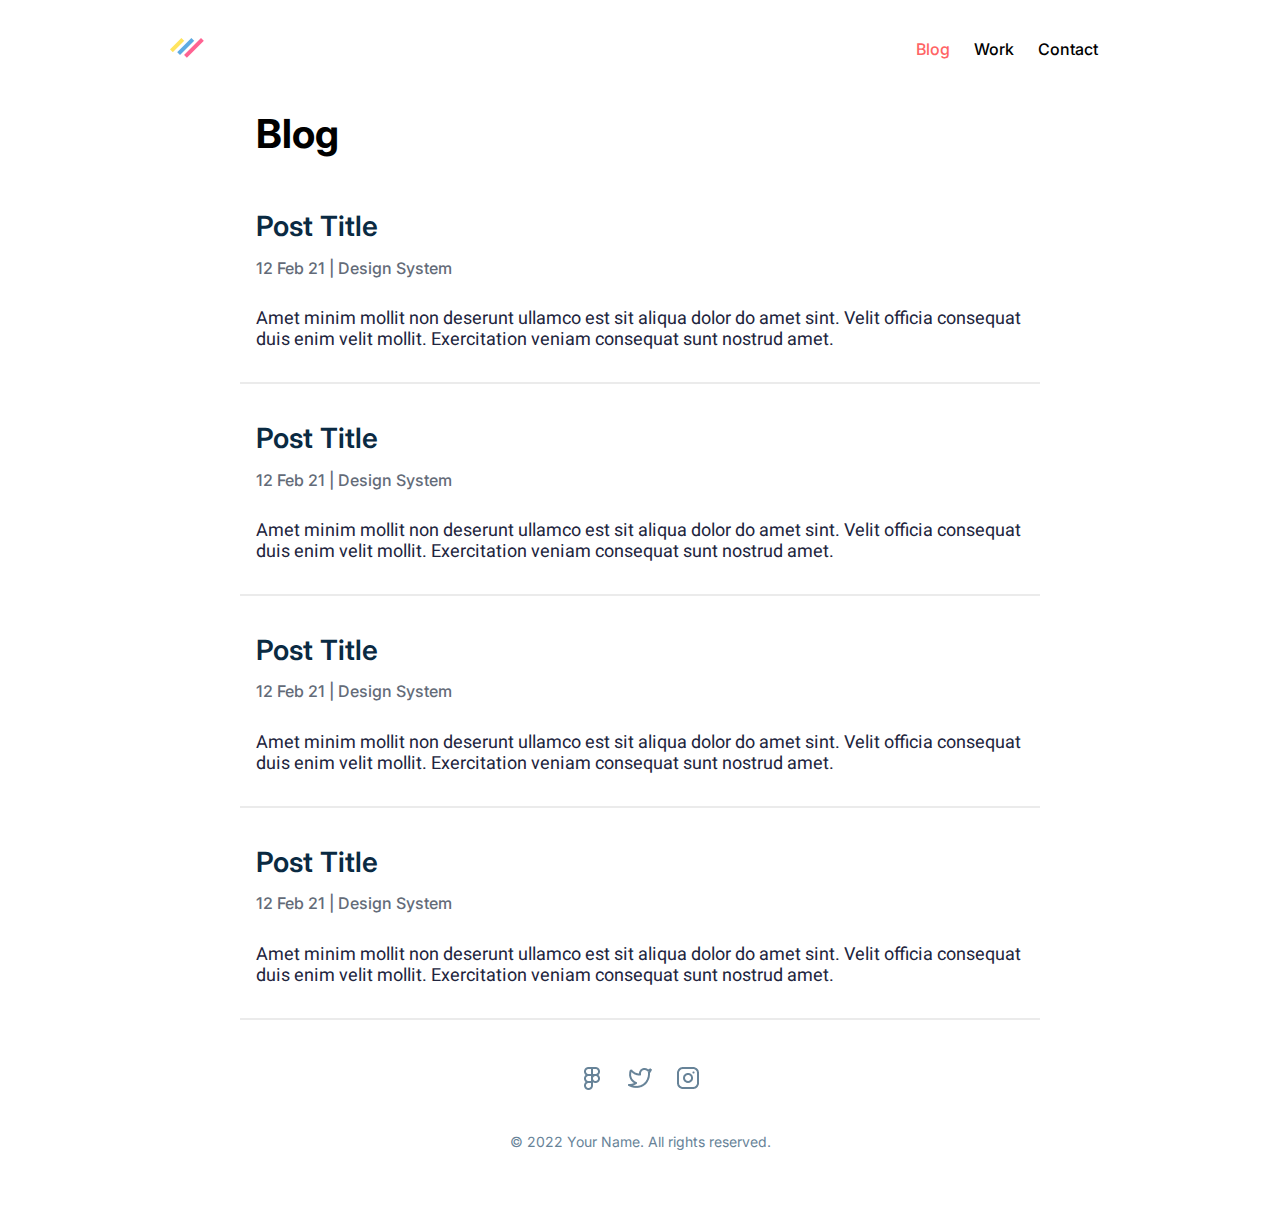
<file: index.html>
<!DOCTYPE html>
<html lang="en">
<head>
    <meta charset="UTF-8">
    <meta http-equiv="X-UA-Compatible" content="IE=edge">
    <meta name="viewport" content="width=device-width, initial-scale=1.0">
    <title>Blog</title>
    <link rel="preconnect" href="https://fonts.googleapis.com">
    <link rel="preconnect" href="https://fonts.gstatic.com" crossorigin>
    <link href="https://fonts.googleapis.com/css2?family=Heebo&family=Inter:wght@400;500;600;700&display=swap" rel="stylesheet">
    <link rel="stylesheet" href="./css/normalize.css">
    <link rel="stylesheet" href="./css/var.css">
    <link rel="stylesheet" href="./css/header.css">
    <link rel="stylesheet" href="./css/footer.css">
    <link rel="stylesheet" href="./css/blog.css">
</head>
<body>

   <!--Header-->
   <header class="header">
        <a href="./home.html" class="logo"><img src="./images/logo.png" alt="logo" class="logo-img" width="34" height="34"></a>
        <nav>
            <ul class="lists footer-logos">
                <li class="footer-logo">
                    <a href="./index.html" class="menu-link"><span class="span-header">Blog</span></a>
                </li>
                <li class="footer-logo">
                    <a href="./work.html" class="menu-link">Work</a>
                </li>
                <li class="footer-logo">
                    <a href="" class="menu-link">Contact</a>
                </li>
            </ul>
        </nav>
    </header>

   <!--Main-->
    <main>
        <section>
            <div class="container">
                <div class="title-container">
                <h2 class="title">Blog</h2>
                </div>
                <ul class="lists post-list">
                    <li class="list post-item">
                      <article class="post">
                           <h3 class="post-title">Post Title</h3>
                            <p class="post-sub-title">12 Feb 21   |   Design System</p>
                            <p class="post-text">Amet minim mollit non deserunt ullamco est sit aliqua dolor do amet sint. Velit officia consequat duis enim velit mollit. Exercitation veniam consequat sunt nostrud amet.</p>
                       </article>
                    </li>
                    <li class="list post-item">
                        <article class="post">
                            <h3 class="post-title">Post Title</h3>
                             <p class="post-sub-title">12 Feb 21   |   Design System</p>
                             <p class="post-text">Amet minim mollit non deserunt ullamco est sit aliqua dolor do amet sint. Velit officia consequat duis enim velit mollit. Exercitation veniam consequat sunt nostrud amet.</p>
                        </article>
                    </li>
                    <li class="list post-item">
                        <article class="post">
                             <h3 class="post-title">Post Title</h3>
                              <p class="post-sub-title">12 Feb 21   |   Design System</p>
                              <p class="post-text">Amet minim mollit non deserunt ullamco est sit aliqua dolor do amet sint. Velit officia consequat duis enim velit mollit. Exercitation veniam consequat sunt nostrud amet.</p>
                         </article>
                      </li>
                      <li class="list post-item">
                        <article class="post">
                             <h3 class="post-title">Post Title</h3>
                              <p class="post-sub-title">12 Feb 21   |   Design System</p>
                              <p class="post-text">Amet minim mollit non deserunt ullamco est sit aliqua dolor do amet sint. Velit officia consequat duis enim velit mollit. Exercitation veniam consequat sunt nostrud amet.</p>
                         </article>
                      </li>
                </ul>
            </div>
        </section>
    </main>

   <!--Footer-->
   <footer class="footer">
    <ul class="lists footer-logos">
        <li class="footer-logo">
            <a href="https://www.figma.com" target="_blank">
                <img src="./images/figma.png" alt="figma">
            </a>
        </li>
        <li class="footer-logo">
            <a href="https://www.twitter.com/" target="_blank">
                <img src="./images/twitter.png" alt="twitter">
            </a>
        </li>
        <li class="footer-logo">
            <a href="https://www.instagram.com/" target="_blank">
                <img src="./images/instagram.png" alt="instagram">
            </a>
        </li>
    </ul>
    <p class="copyright">© 2022 Your Name. All rights reserved.</p>
</footer>
</body>
</html>
</file>
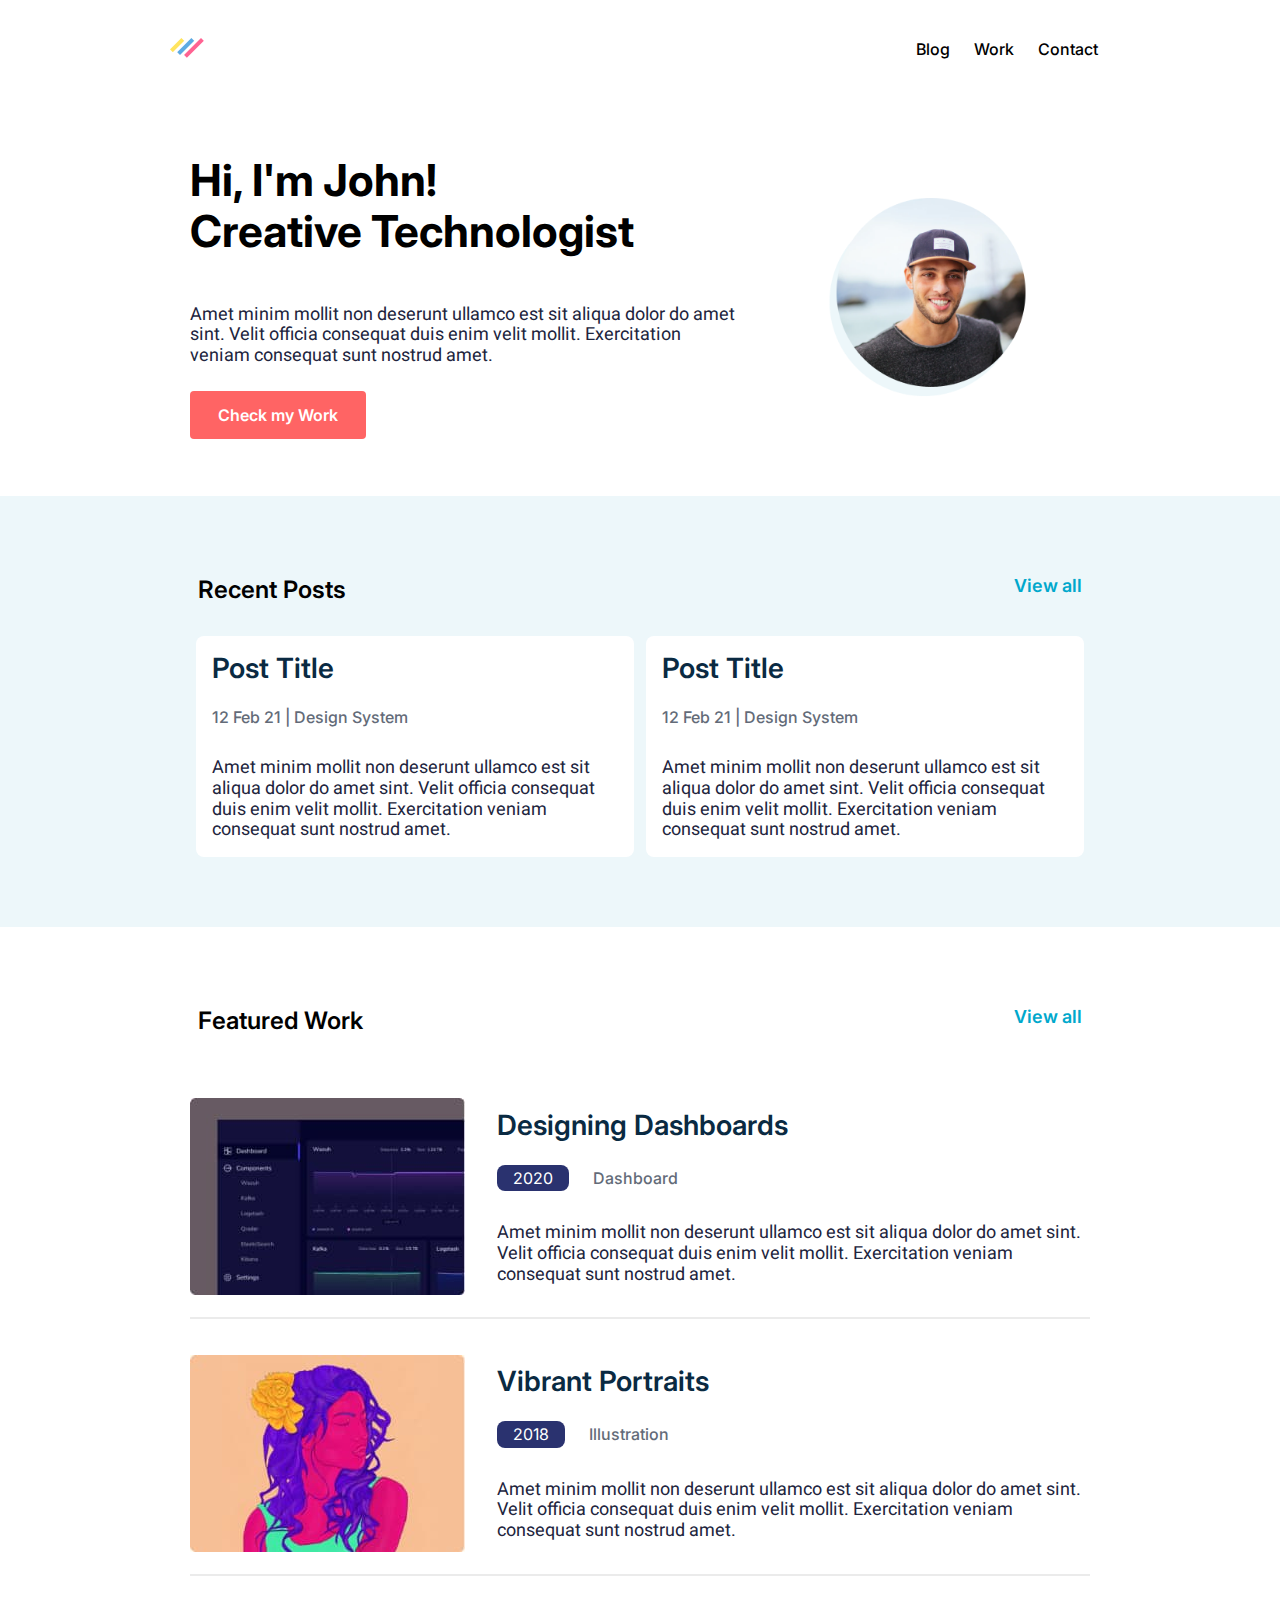
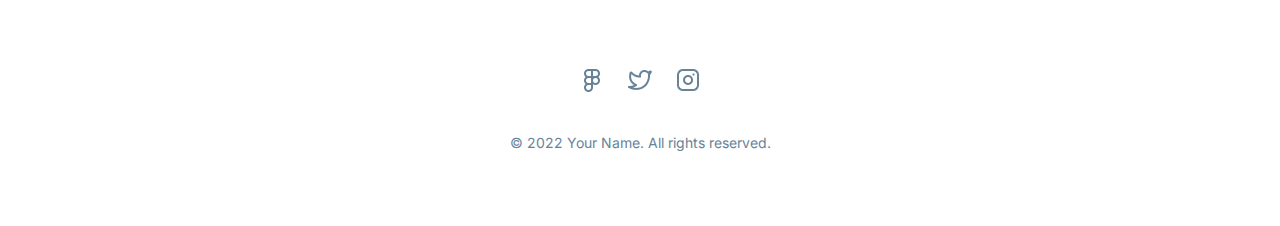
<file: home.html>
<!DOCTYPE html>
<html lang="en">
<head>
    <meta charset="UTF-8">
    <meta http-equiv="X-UA-Compatible" content="IE=edge">
    <meta name="viewport" content="width=device-width, initial-scale=1.0">
    <title>Home</title>
    <link rel="preconnect" href="https://fonts.googleapis.com">
    <link rel="preconnect" href="https://fonts.gstatic.com" crossorigin>
    <link href="https://fonts.googleapis.com/css2?family=Heebo&family=Inter:wght@400;500;600;700&display=swap" rel="stylesheet">
    <link rel="stylesheet" href="./css/normalize.css">
    <link rel="stylesheet" href="./css/var.css">
    <link rel="stylesheet" href="./css/header.css">
    <link rel="stylesheet" href="./css/footer.css">
    <link rel="stylesheet" href="./css/home.css">
</head>
<body>

<!--Header-->
    <header class="header">
        <a href="./home.html" class="logo"><img src="./images/logo.png" alt="logo" class="logo-img" width="34" height="34"></a>
        <nav>
            <ul class="lists footer-logos">
                <li class="footer-logo">
                    <a href="./index.html" class="menu-link">Blog</a>
                </li>
                <li class="footer-logo">
                    <a href="./work.html" class="menu-link">Work</a>
                </li>
                <li class="footer-logo">
                    <a href="" class="menu-link">Contact</a>
                </li>
            </ul>
        </nav>
    </header>

<!--Main-->
    <main > 

        <!--Section hero-->
        <section class="hero">
            <div class="container">
                <div class="hero-container">
                    <div class="hero-contents">
                        <h1 class="hero-litle">Hi, I'm John! <span class="hero-span">Creative Technologist</span></h1>
                        <p class="hero-text">Amet minim mollit non deserunt ullamco est sit aliqua dolor do amet sint. Velit officia consequat duis enim velit mollit. Exercitation veniam consequat sunt nostrud amet.</p>
                        <button class="hero-btn">Check my Work</button>
                    </div>
                        <img src="./images/profile.png" alt="profile" class="photo" width="255">
                </div>
            </div>
        </section>

 <!--Section Recent Posts-->
        <section class="posts">
            <div class="container">
                <div class="title-container">
                    <h2 class="title">Recent Posts</h2>
                    <a href="./index.html" class="link">View all</a>
                </div>
                    <ul class="lists post-list">
                        <li class="list">
                         <article class="post">
                           <h3 class="post-title">Post Title</h3>
                            <p class="post-sub-title">12 Feb 21   |   Design System</p>
                            <p class="post-text">Amet minim mollit non deserunt ullamco est sit aliqua dolor do amet sint. Velit officia consequat duis enim velit mollit. Exercitation veniam consequat sunt nostrud amet.</p>
                       </article>
                    </li>
                    <li class="list">
                        <article class="post">
                            <h3 class="post-title">Post Title</h3>
                             <p class="post-sub-title">12 Feb 21   |   Design System</p>
                             <p class="post-text">Amet minim mollit non deserunt ullamco est sit aliqua dolor do amet sint. Velit officia consequat duis enim velit mollit. Exercitation veniam consequat sunt nostrud amet.</p>
                        </article>
                    </li>
             </ul>
            </div>
        </section>

<!--Section Featured Work-->
        <section class="works">
         <div class="container">
            <div class="title-container">
                <h2 class="title">Featured Work</h2>
                <a href="./work.html" class="link">View all</a>
            </div>
                <ul class="lists">
                    <li class="work-items">
                        <article class="work">
                            <img src="./images/desctop.jpg" alt="design" width="275">
                            <div class="work-container">
                                    <h3 class="post-title work-title">Designing Dashboards</h3>
                                <div class="work-item">
                                    <span class="year">2020</span>
                                    <span class="work-sub-title">Dashboard</span>
                                </div>
                                    <p class="post-text work-text">Amet minim mollit non deserunt ullamco est sit aliqua dolor do amet sint. Velit officia consequat duis enim velit mollit. Exercitation veniam consequat sunt nostrud amet.</p>
                            </div>
                        </article>
                    </li>
                    <li class="work-items">
                        <article class="work">
                            <img src="./images/wman.jpg" alt="design" width="275">
                            <div class="work-container">
                                    <h3 class="post-title work-title">Vibrant Portraits</h3>
                                <div class="work-item">
                                    <span class="year">2018</span>
                                    <span class="work-sub-title">Illustration</span>
                                </div>
                                    <p class="post-text work-text">Amet minim mollit non deserunt ullamco est sit aliqua dolor do amet sint. Velit officia consequat duis enim velit mollit. Exercitation veniam consequat sunt nostrud amet.</p>
                            </div>
                        </article>
                    </li>
                </ul>
            </div>
        </section>

    </main>

<!--Footer-->
    <footer class="footer">
        <ul class="lists footer-logos">
            <li class="footer-logo">
                <a href="https://www.figma.com" target="_blank">
                    <img src="./images/figma.png" alt="figma">
                </a>
            </li>
            <li class="footer-logo">
                <a href="https://www.twitter.com/" target="_blank">
                    <img src="./images/twitter.png" alt="twitter">
                </a>
            </li>
            <li class="footer-logo">
                <a href="https://www.instagram.com/" target="_blank">
                    <img src="./images/instagram.png" alt="instagram">
                </a>
            </li>
        </ul>
        <p class="copyright">© 2022 Your Name. All rights reserved.</p>
    </footer>
</body>
</html>
</file>
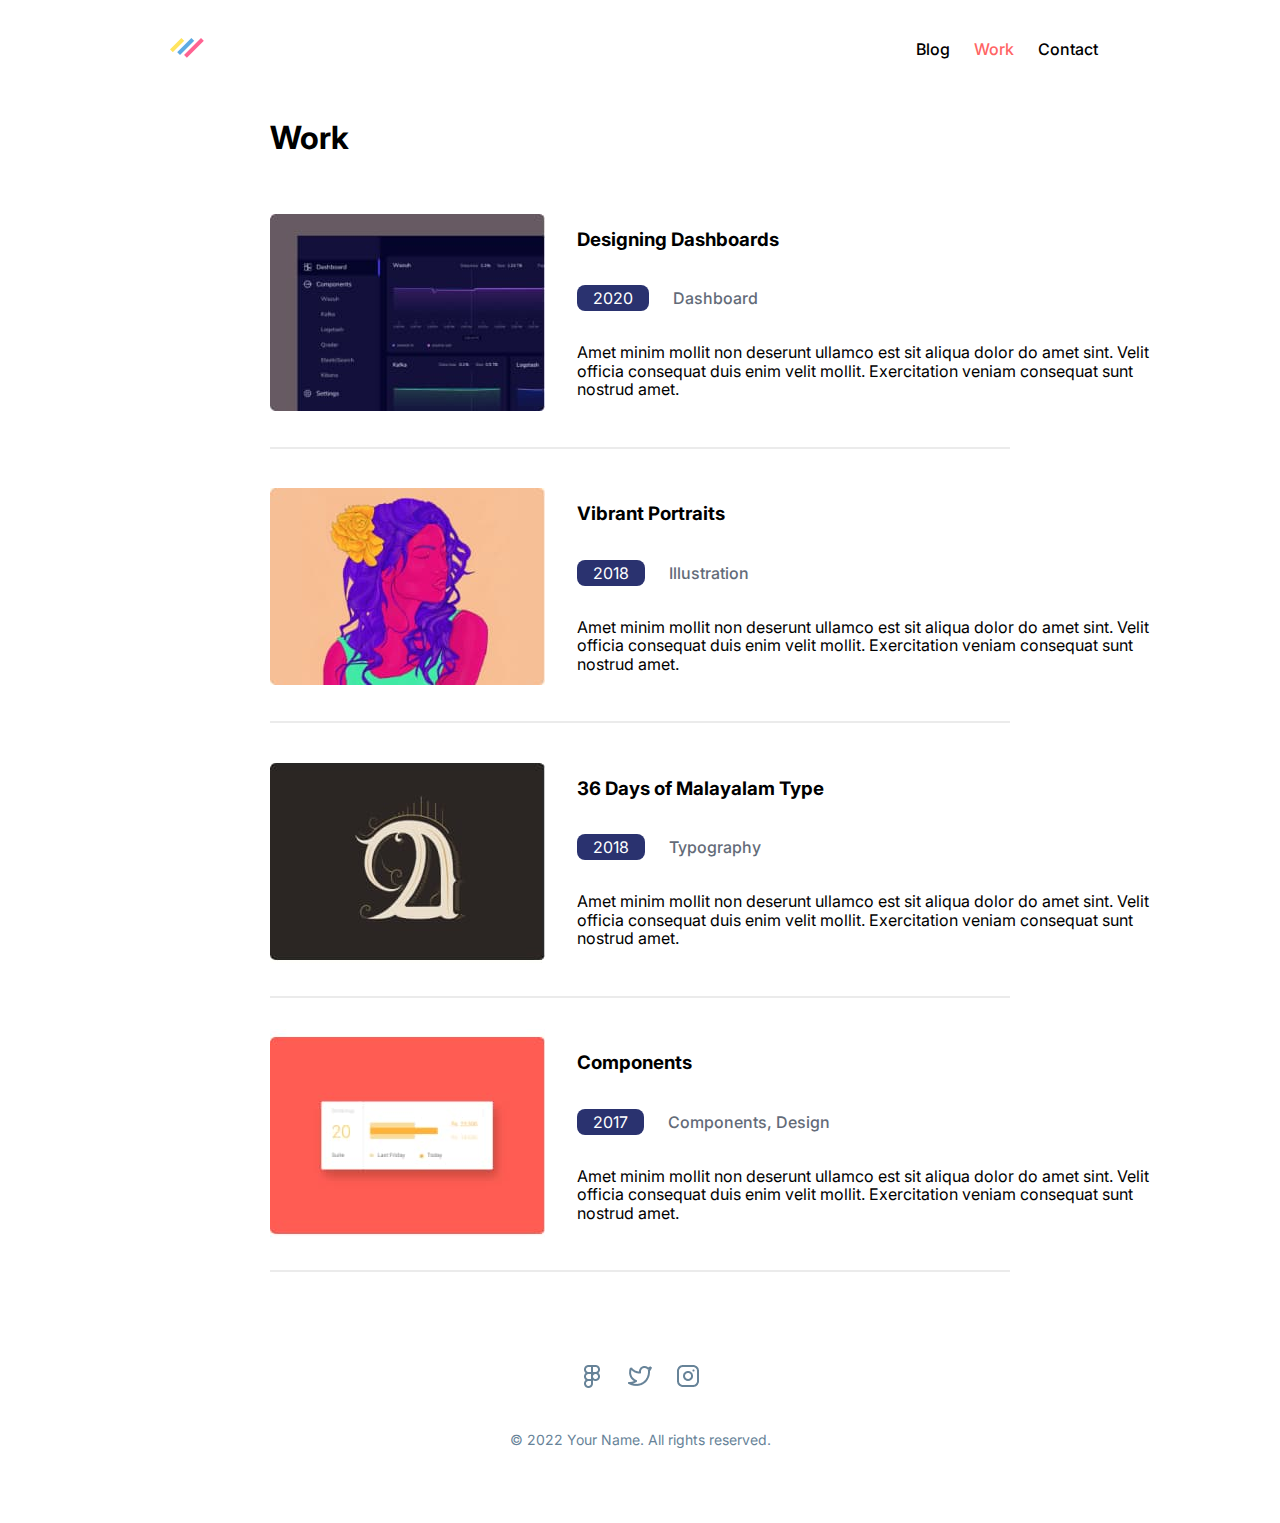
<file: work.html>
<!DOCTYPE html>
<html lang="en">
<head>
    <meta charset="UTF-8">
    <meta http-equiv="X-UA-Compatible" content="IE=edge">
    <meta name="viewport" content="width=device-width, initial-scale=1.0">
    <title>Work</title>
    <link rel="preconnect" href="https://fonts.googleapis.com">
    <link rel="preconnect" href="https://fonts.gstatic.com" crossorigin>
    <link href="https://fonts.googleapis.com/css2?family=Heebo&family=Inter:wght@400;500;600;700&display=swap" rel="stylesheet">
    <link rel="stylesheet" href="./css/normalize.css">
    <link rel="stylesheet" href="./css/var.css">
    <link rel="stylesheet" href="./css/header.css">
    <link rel="stylesheet" href="./css/footer.css">
    <link rel="stylesheet" href="./css/work.css">
</head>
<body>

    <!--Header-->
    <header class="header">
        <a href="./home.html" class="logo"><img src="./images/logo.png" alt="logo" class="logo-img" width="34" height="34"></a>
        <nav>
            <ul class="lists footer-logos">
                <li class="footer-logo">
                    <a href="./index.html" class="menu-link">Blog</a>
                </li>
                <li class="footer-logo">
                    <a href="./work.html" class="menu-link"><span class="span-header">Work</span></a>
                </li>
                <li class="footer-logo">
                    <a href="" class="menu-link">Contact</a>
                </li>
            </ul>
        </nav>
    </header>
     
   <!--Main-->
    <main>
        <section class="works">
            <div class="title-container">
                <h1 class="title">Work</h1>
            </div>
                <div class="container">
                    <ul class="lists">
                        <li class="work-items">
                            <article class="work">
                                    <img src="./images/desctop.jpg" alt="design" width="275">
                                <div class="work-container">
                                    <h3 class="post-title work-title">Designing Dashboards</h3>
                                      <div class="work-item">
                                     <span class="year">2020</span>
                                        <span class="work-sub-title">Dashboard</span>
                                    </div>
                                        <p class="post-text work-text">Amet minim mollit non deserunt ullamco est sit aliqua dolor do amet sint. Velit officia consequat duis enim velit mollit. Exercitation veniam consequat sunt nostrud amet.</p>
                                </div>
                                </article>
                            </li>
                            <li class="work-items">
                                <article class="work">
                                        <img src="./images/wman.jpg" alt="design" width="275">
                                    <div class="work-container">
                                       <h3 class="post-title work-title">Vibrant Portraits</h3>
                                   <div class="work-item">
                                       <span class="year">2018</span>
                                       <span class="work-sub-title">Illustration</span>
                                   </div>
                                       <p class="post-text work-text">Amet minim mollit non deserunt ullamco est sit aliqua dolor do amet sint. Velit officia consequat duis enim velit mollit. Exercitation veniam consequat sunt nostrud amet.</p>
                                    </div>
                                </article>
                            </li>
                            <li class="work-items">
                                <article class="work">
                                    <img src="./images/36days.jpg" alt="design" width="275">
                                    <div class="work-container">
                                       <h3 class="post-title work-title">36 Days of Malayalam Type</h3>
                                   <div class="work-item">
                                       <span class="year">2018</span>
                                       <span class="work-sub-title">Typography</span>
                                   </div>
                                       <p class="post-text work-text">Amet minim mollit non deserunt ullamco est sit aliqua dolor do amet sint. Velit officia consequat duis enim velit mollit. Exercitation veniam consequat sunt nostrud amet.</p>
                                    </div>
                                </article>
                            </li>
                            <li class="work-items">
                                <article class="work">
                                    <img src="./images/components.jpg" alt="design" width="275">
                                    <div class="work-container">
                                       <h3 class="post-title work-title">Components</h3>
                                   <div class="work-item">
                                       <span class="year">2017</span>
                                       <span class="work-sub-title">Components, Design</span>
                                   </div>
                                       <p class="post-text work-text">Amet minim mollit non deserunt ullamco est sit aliqua dolor do amet sint. Velit officia consequat duis enim velit mollit. Exercitation veniam consequat sunt nostrud amet.</p>
                                    </div>
                                </article>
                            </li>
                        </ul>
                </div>
           </section>
    </main>

     
   <!--Footer-->
   <footer class="footer">
    <ul class="lists footer-logos">
        <li class="footer-logo">
            <a href="https://www.figma.com" target="_blank">
                <img src="./images/figma.png" alt="figma">
            </a>
        </li>
        <li class="footer-logo">
            <a href="https://www.twitter.com/" target="_blank">
                <img src="./images/twitter.png" alt="twitter">
            </a>
        </li>
        <li class="footer-logo">
            <a href="https://www.instagram.com/" target="_blank">
                <img src="./images/instagram.png" alt="instagram">
            </a>
        </li>
    </ul>
    <p class="copyright">© 2022 Your Name. All rights reserved.</p>
</footer>
</body>
</html>
</file>
<file: css/var.css>
:root {
    --main-color: #21243D;
    --text-size: 18px;
    --title-color: #000;
    --article-title-color: #0A2A42;
    --main-background: #fff;
    --sub-title-color: #636B78;
    --primary-font: 'Inter', sans-serif;
    --secondary-font: 'Heebo', sans-serif;
    --container-size: 900px;
    --container-blog-size: 800px;
    --button-color: #fff;
    --copyright-color: #678398;
}

body {
    font-family: var(--primary-font);
}
</file>
<file: css/header.css>
.header {
padding: 24px 170px;
display: flex;
justify-content: space-between;
align-items: center;
}

.menu-link {
    font-family: var(--rimary-font);
    color: var(--title-color);
    font-weight: 500;
    font-size: 16px;
    text-decoration: none;
}

.span-header {
    color: #FF6464;
}

.lists {
    list-style: none;
    margin: 0;
    padding: 0;   
}
</file>
<file: css/footer.css>
.footer {
    margin: 0 auto;
    padding: 32px 220px 24px 220px;
    text-align: center;
}

.footer-logos {
    display: flex;
    justify-content:center;
    padding: 16px 0;
}

.footer-logo {
    padding-left: 12px;
    padding-right: 12px;
}

.copyright {
    color: var(--copyright-color);
    font-weight: 400;
    font-size: 14px;
    padding-top: 24px;
    padding-bottom: 51px;
    margin: 0;
}
</file>
<file: css/blog.css>
.container {
    width: var(--container-blog-size);
    margin: 0 auto;
}


.title-container{
    display: flex;
    flex-direction: column;
}

.title {
    color: var(--title-color);
    font-weight: 700;
    font-size: 40px;
    line-height: 1;
    padding: 0;
    padding: 16px 0 16px 16px;
    margin: 0;
}

.post {
    background-color: var(--main-background);   
}

.post-list {
    display: flex;
    margin: 0 auto;
    display: flex;
    flex-direction: column;
}

.post-item{
    padding-top: 24px;
    padding-bottom: 16px;
    box-shadow: 0px 2px 0px rgba(0, 0, 0, 0.08);
    border-radius: 0px;
}
.post-title {
    color: var(--article-title-color);
    font-weight: 600;
    font-size: 28px;
    margin: 0;
    padding: 16px 16px 8px 16px;
}

.post-sub-title {
    font-weight: 500;
    font-size: 16px;
    color: var(--sub-title-color);
    padding: 8px 16px 16px 16px;
    margin: 0;
}

.post-text {
    width: 770px;
    font-family: var(--secondary-font);
    font-weight: 400;
    font-size: var(--text-size);
    color: var(--main-color);
    margin: 0;
    padding: 16px;
}
</file>
<file: css/home.css>
/* Hero */
.hero-litle {
    color: var(--title-color);
    font-size: 44px;
    font-weight: 700;
    margin: 0;
    margin-bottom: 24px;
    width: 528px;
}

.hero-span {
    display: block;
}

.hero-text {
    font-family: var(--secondary-font);
    color: var(--main-color);
    font-size: var(--text-size);
    font-weight: 400;
    width: 548px;
    margin: 0;
    padding: 24px 0px;
}

.hero-btn {
    background-color: #FF6464;
    color: var(--button-color);
    font-weight: 600;
    border: none;
    border-radius: 4px;
    padding: 15px 28px;
}

.photo {
   padding: 32px 38px;
}

.hero-contents {
    display: flex;
    flex-direction: column;
    align-items: flex-start;
    padding: 57px 24px 57px 0px;
}

.hero-container {
    display: flex;
    flex-direction: row;
    align-items: center;
}

/* Recent Posts */

.container {
    width: var(--container-size);
    margin: 0 auto;
}

.title-container{
    display: flex;
    flex-direction: row;
    justify-content: space-between;
    padding-top: 40px;
}

.posts {
    background-color: #EDF7FA;
    padding: 40px 0 70px;
}

.title {
    color: var(--title-color);
    font-weight: 600;
    font-size: 24px;
    margin: 0;
    margin-bottom: 32px;
    padding: 0px 8px;
}

.link {
    color: #00A8CC;
    font-size: var(--text-size);
    font-weight: 600;
    text-decoration: none;
    padding: 0px 8px;
}

.post {
    background-color: var(--main-background);
    padding: 16px 0 16px 16px;
    border-radius: 8px; 
    margin: 0;
}

.list {
    width: 438px;
    margin: 0 auto;
}

.post-list {
    display: flex;
}

.post-title {
    color: var(--article-title-color);
    font-weight: 600;
    font-size: 28px;
    margin: 0;
    margin-bottom: 8px;
}

.post-sub-title {
    font-weight: 500;
    font-size: 16px;
    color: var(--sub-title-color);
    margin-bottom: 24px;
    padding: 8px 0;
}

.post-text {
    width: 406px;
    font-family: var(--secondary-font);
    font-weight: 400;
    font-size: var(--text-size);
    color: var(--main-color);
    margin: 0;
}


/* Featured Work */

.works {
    padding: 40px 0 40px 0;
    background-color: var(--main-background);
}

.work {
    background-color: var(--main-background);
    display: flex;
    flex-direction: row;
    align-items: center;
    padding-top: 10px;
    box-shadow: 0px 2px 0px rgba(0, 0, 0, 0.08);
    border-radius: 0px;
}

.year {
    background-color: #2A326F;
    padding: 4px 16px;
    color: var(--button-color);
    border-radius: 8px;
    margin-right: 24px;
}

.work-text {
    margin-top: 24px;
    width: 585px;
    padding: 0px 8px;
}

.work-sub-title {
    color: var(--sub-title-color);
    font-weight: 500;
    font-size: 16px;
    margin: 0;
    margin: 12px 0;
}

.work-title{
     padding: 16px 8px 8px 8px;
}

.work-container{
    width: 600px;
    padding: 16px 0px 32px 24px;
    display: flex;
    flex-direction: column;
}

.work-item {
    display: flex;
    flex-direction: row;
    align-items: center;
    padding: 0px 8px;
}

.work-items {
    margin-bottom: 6px;
}
</file>
<file: css/work.css>
.works {
    padding: 0px 270px 40px 270px;
    background-color: var(--main-background);
}


.work {
    background-color: var(--main-background);
    display: flex;
    flex-direction: row;
    align-items: center;
    box-shadow: 0px 2px 0px rgba(0, 0, 0, 0.08);
    border-radius: 0px;
}

.year {
    background-color: #2A326F;
    padding: 4px 16px;
    color: var(--button-color);
    border-radius: 8px;
    margin-right: 24px;
}

.work-text {
    margin-top: 24px;
    width: 585px;
    padding: 0px 8px;
}

.work-sub-title {
    color: var(--sub-title-color);
    font-weight: 500;
    font-size: 16px;
    margin: 0;
    margin: 12px 0;
}

.work-title{
     padding: 16px 8px 8px 8px;
}

.work-container{
    width: 600px;
    padding: 16px 0px 32px 24px;
    display: flex;
    flex-direction: column;
}

.work-item {
    display: flex;
    flex-direction: row;
    align-items: center;
    padding: 0px 8px;
}

.work-items {
    margin-bottom: 6px;
}
</file>
